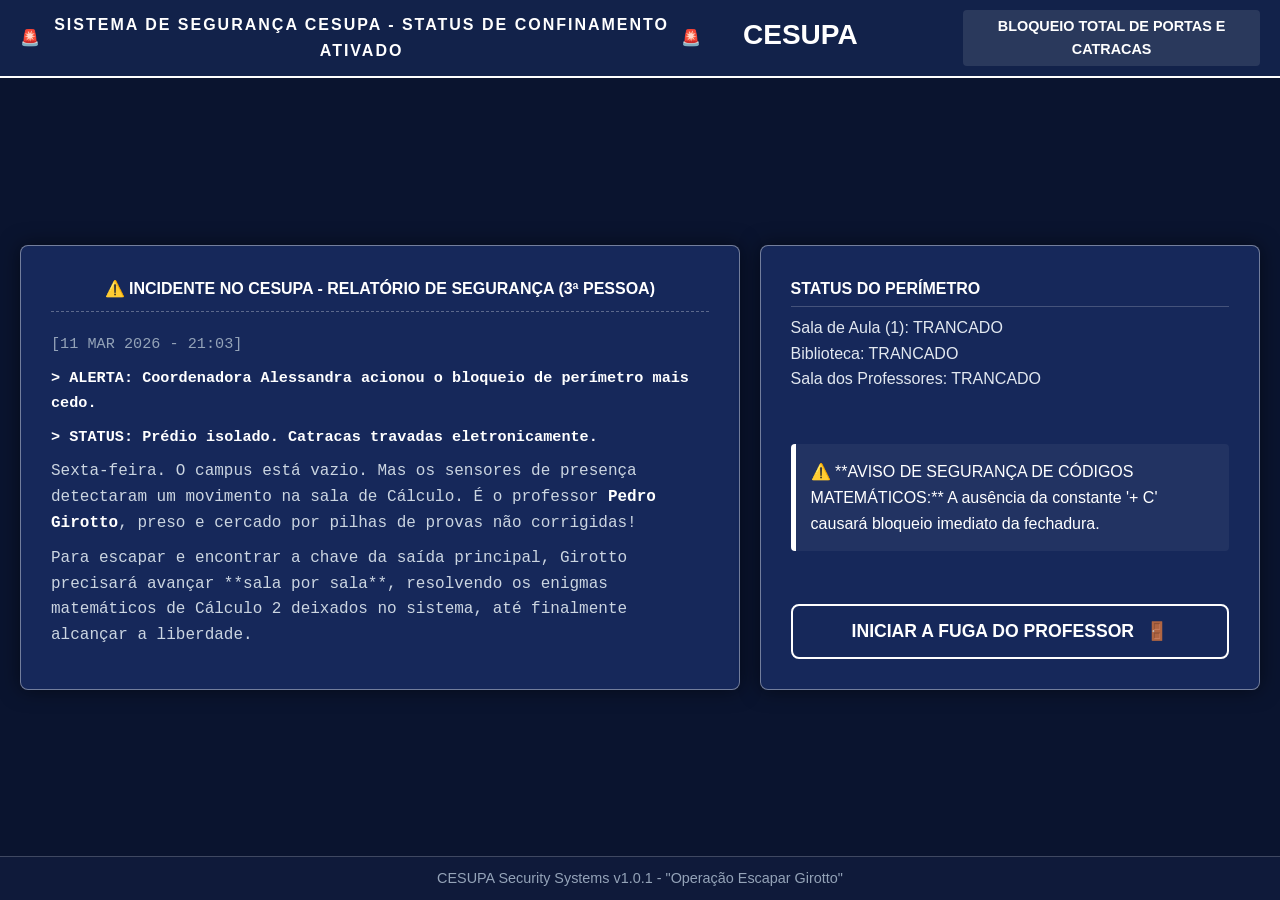
<file: index.html>
<!DOCTYPE html>
<html lang="pt-BR">
<head>
    <meta charset="UTF-8">
    <meta name="viewport" content="width=device-width, initial-scale=1.0">
    <title>Escape Room CESUPA: A Fuga de Girotto</title>
    
    <link rel="stylesheet" href="css/style.css">
    <link rel="stylesheet" href="css/index.css">
</head>
<body>

    <main class="full-screen-container">
        
        <header class="barra-alerta">
            <div class="header-content">
                <div class="alerta-pulsante">
                    <span class="icon">🚨</span> 
                    SISTEMA DE SEGURANÇA CESUPA - STATUS DE CONFINAMENTO ATIVADO
                    <span class="icon">🚨</span>
                </div>
                <div class="cesupa-logo-header">
                    <svg class="logo-svg" viewBox="0 0 100 20" xmlns="http://www.w3.org/2000/svg">
                        <text x="5" y="15" font-family="Arial, sans-serif" font-size="14" font-weight="bold" fill="#ffffff">CESUPA</text>
                        </svg>
                </div>
                <div class="system-status">
                    BLOQUEIO TOTAL DE PORTAS E CATRACAS
                </div>
            </div>
        </header>

        <section class="conteudo-principal">
            
            <div class="painel-flex-preenchido">
                <div class="painel-log terminal-box">
                    <div class="alerta-pulsante-text">
                        ⚠️ INCIDENTE NO CESUPA - RELATÓRIO DE SEGURANÇA (3ª PESSOA)
                    </div>
                    
                    <div class="logs-seguranca history-box">
                        <p class="log-entry timestamp">[11 MAR 2026 - 21:03]</p>
                        <p class="log-entry system">> ALERTA: Coordenadora Alessandra acionou o bloqueio de perímetro mais cedo.</p>
                        <p class="log-entry system">> STATUS: Prédio isolado. Catracas travadas eletronicamente.</p>
                        
                        <p class="log-entry mission story-p">Sexta-feira. O campus está vazio. Mas os sensores de presença detectaram um movimento na sala de Cálculo. É o professor <strong>Pedro Girotto</strong>, preso e cercado por pilhas de provas não corrigidas!</p>
                        <p class="log-entry mission story-p">Para escapar e encontrar a chave da saída principal, Girotto precisará avançar **sala por sala**, resolvendo os enigmas matemáticos de Cálculo 2 deixados no sistema, até finalmente alcançar a liberdade.</p>
                    </div>
                </div>

                <div class="painel-controle terminal-box">
                    <div class="status-widgets widgets-box">
                        <div class="widget">
                            <h4 class="widget-title">STATUS DO PERÍMETRO</h4>
                            <p class="widget-p">Sala de Aula (1): TRANCADO</p>
                            <p class="widget-p">Biblioteca: TRANCADO</p>
                            <p class="widget-p">Sala dos Professores: TRANCADO</p>
                        </div>
                    </div>

                    <div class="regras-emergencia rules-box">
                        <p class="regra-p">⚠️ **AVISO DE SEGURANÇA DE CÓDIGOS MATEMÁTICOS:** A ausência da constante '+ C' causará bloqueio imediato da fechadura.</p>
                    </div>

                    <div class="botoes-acao container-btn">
                        <button id="btn-iniciar" class="btn-resgate btn-acao">
                            <span class="btn-text">INICIAR A FUGA DO PROFESSOR </span>
                            <span class="btn-icon">🚪</span>
                        </button>
                    </div>
                </div>
            </div>

        </section>

        <footer class="barra-footer">
            CESUPA Security Systems v1.0.1 - "Operação Escapar Girotto"
        </footer>

    </main>

    <script src="js/index.js"></script>
</body>
</html>
</file>
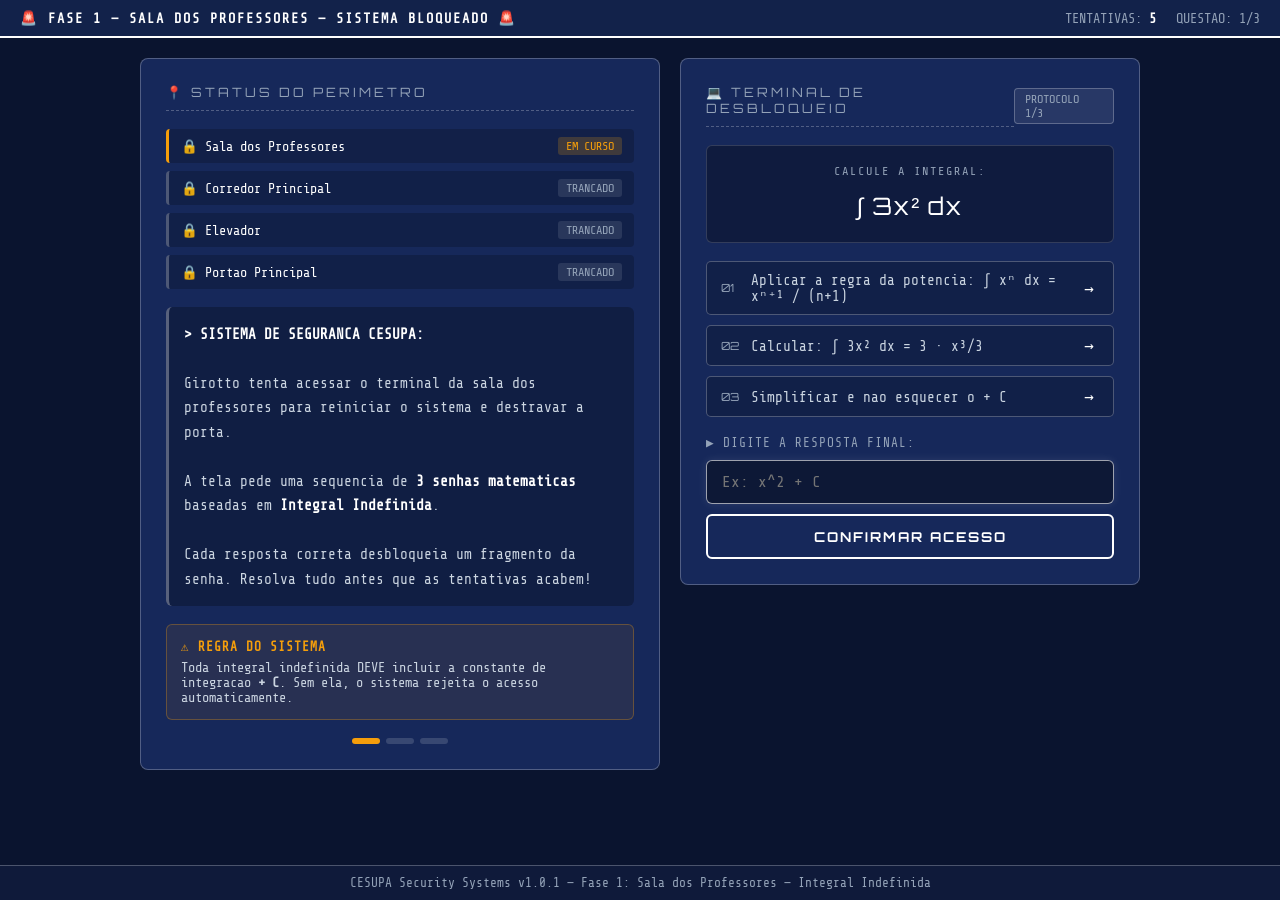
<file: pages/fase1.html>
<!DOCTYPE html>
<html lang="pt-BR">
<head>
    <meta charset="UTF-8">
    <meta name="viewport" content="width=device-width, initial-scale=1.0">
    <title>Fase 1 - Sala dos Professores | A Fuga de Girotto</title>
    <link rel="preconnect" href="https://fonts.googleapis.com">
    <link href="https://fonts.googleapis.com/css2?family=Share+Tech+Mono&family=Orbitron:wght@400;700;900&display=swap" rel="stylesheet">
    <style>
        :root {
            --azul-escuro: #0A142F;
            --azul-medio: #12224A;
            --azul-painel: #16285A;
            --branco: #ffffff;
            --cinza-texto: #CBD5E1;
            --cinza-dim: #94A3B8;
            --verde-ok: #22c55e;
            --vermelho-erro: #ef4444;
            --amarelo-aviso: #f59e0b;
            --borda: rgba(255,255,255,0.25);
        }
        * { margin: 0; padding: 0; box-sizing: border-box; }
        html, body {
            background-color: var(--azul-escuro);
            color: var(--branco);
            font-family: 'Share Tech Mono', monospace;
            min-height: 100vh;
            display: flex;
            flex-direction: column;
        }
        .header {
            background-color: var(--azul-medio);
            border-bottom: 2px solid var(--branco);
            padding: 10px 20px;
            display: flex;
            justify-content: space-between;
            align-items: center;
        }
        .header-alerta {
            font-weight: bold;
            letter-spacing: 2px;
            font-size: 0.85rem;
            animation: pisca 1.5s infinite;
        }
        @keyframes pisca { 0%,100%{opacity:1} 50%{opacity:0.4} }
        .header-info { display:flex; gap:20px; align-items:center; font-size:0.85rem; color:var(--cinza-dim); }
        .tentativas-display { color:var(--branco); font-weight:bold; }
        .tentativas-display.aviso { color:var(--amarelo-aviso); }
        .tentativas-display.critico { color:var(--vermelho-erro); animation:pisca 0.8s infinite; }
        main { flex:1; display:flex; justify-content:center; align-items:flex-start; padding:20px; gap:20px; }
        .painel-narrativa {
            flex:1.1; background:var(--azul-painel); border:1px solid var(--borda);
            border-radius:8px; padding:25px; display:flex; flex-direction:column; gap:18px; max-width:520px;
        }
        .painel-titulo { font-family:'Orbitron',sans-serif; font-size:0.8rem; color:var(--cinza-dim); text-transform:uppercase; letter-spacing:3px; border-bottom:1px dashed var(--borda); padding-bottom:10px; }
        .sala-status { display:flex; flex-direction:column; gap:8px; }
        .sala-item { display:flex; justify-content:space-between; align-items:center; padding:8px 12px; background:rgba(0,0,0,0.2); border-radius:4px; border-left:3px solid var(--borda); font-size:0.85rem; }
        .sala-item.ativo { border-left-color:var(--amarelo-aviso); }
        .sala-item.liberado { border-left-color:var(--verde-ok); }
        .status-badge { font-size:0.75rem; padding:2px 8px; border-radius:3px; background:rgba(255,255,255,0.1); color:var(--cinza-dim); }
        .status-badge.ativo { background:rgba(245,158,11,0.2); color:var(--amarelo-aviso); }
        .status-badge.liberado { background:rgba(34,197,94,0.2); color:var(--verde-ok); }
        .narrativa-box { background:rgba(0,0,0,0.25); border-radius:6px; padding:15px; font-size:0.9rem; line-height:1.7; color:var(--cinza-texto); border-left:3px solid rgba(255,255,255,0.3); }
        .narrativa-box strong { color:var(--branco); }
        .dica-box { background:rgba(245,158,11,0.08); border:1px solid rgba(245,158,11,0.3); border-radius:6px; padding:14px; font-size:0.85rem; color:var(--cinza-texto); }
        .dica-box .dica-titulo { color:var(--amarelo-aviso); font-weight:bold; margin-bottom:6px; font-size:0.8rem; text-transform:uppercase; letter-spacing:1px; }
        .painel-terminal { flex:1; background:var(--azul-painel); border:1px solid var(--borda); border-radius:8px; padding:25px; display:flex; flex-direction:column; gap:18px; max-width:460px; }
        .enunciado-box { background:rgba(0,0,0,0.3); border:1px solid rgba(255,255,255,0.15); border-radius:6px; padding:18px; text-align:center; }
        .enunciado-label { font-size:0.75rem; color:var(--cinza-dim); text-transform:uppercase; letter-spacing:2px; margin-bottom:10px; }
        .enunciado-integral { font-size:1.5rem; color:var(--branco); font-family:'Orbitron',sans-serif; letter-spacing:1px; line-height:1.5; }
        .passos-box { display:flex; flex-direction:column; gap:10px; }
        .passo { display:flex; align-items:center; gap:10px; padding:10px 14px; background:rgba(0,0,0,0.2); border-radius:5px; border:1px solid var(--borda); transition:border-color 0.3s; }
        .passo.correto { border-color:var(--verde-ok); background:rgba(34,197,94,0.05); }
        .passo.errado { border-color:var(--vermelho-erro); background:rgba(239,68,68,0.05); }
        .passo-num { font-family:'Orbitron',sans-serif; font-size:0.7rem; color:var(--cinza-dim); min-width:20px; }
        .passo-texto { flex:1; font-size:0.9rem; color:var(--cinza-texto); }
        .passo-icone { font-size:1rem; min-width:20px; text-align:center; }
        .input-area { display:flex; flex-direction:column; gap:10px; }
        .input-label { font-size:0.8rem; color:var(--cinza-dim); text-transform:uppercase; letter-spacing:1px; }
        .input-resposta { background:rgba(0,0,0,0.4); border:1px solid var(--borda); border-radius:6px; color:var(--branco); font-family:'Share Tech Mono',monospace; font-size:1rem; padding:12px 15px; outline:none; transition:border-color 0.3s, box-shadow 0.3s; width:100%; }
        .input-resposta:focus { border-color:rgba(255,255,255,0.6); box-shadow:0 0 10px rgba(255,255,255,0.1); }
        .input-resposta.correto { border-color:var(--verde-ok); box-shadow:0 0 10px rgba(34,197,94,0.2); }
        .input-resposta.errado { border-color:var(--vermelho-erro); box-shadow:0 0 10px rgba(239,68,68,0.2); animation:shake 0.4s ease; }
        @keyframes shake { 0%,100%{transform:translateX(0)} 25%{transform:translateX(-6px)} 75%{transform:translateX(6px)} }
        .btn-confirmar { background:transparent; border:2px solid var(--branco); color:var(--branco); font-family:'Orbitron',sans-serif; font-size:0.85rem; font-weight:700; padding:12px; border-radius:6px; cursor:pointer; letter-spacing:2px; transition:all 0.3s; width:100%; }
        .btn-confirmar:hover { background:var(--branco); color:var(--azul-escuro); box-shadow:0 0 15px rgba(255,255,255,0.3); }
        .btn-confirmar:disabled { opacity:0.4; cursor:not-allowed; }
        .feedback-box { padding:12px 15px; border-radius:6px; font-size:0.9rem; text-align:center; font-weight:bold; display:none; letter-spacing:1px; }
        .feedback-box.ok { display:block; background:rgba(34,197,94,0.15); border:1px solid var(--verde-ok); color:var(--verde-ok); }
        .feedback-box.erro { display:block; background:rgba(239,68,68,0.15); border:1px solid var(--vermelho-erro); color:var(--vermelho-erro); }
        .progresso-bar { display:flex; gap:6px; justify-content:center; }
        .prog-dot { width:28px; height:6px; border-radius:3px; background:rgba(255,255,255,0.15); transition:background 0.4s; }
        .prog-dot.ativo { background:var(--amarelo-aviso); }
        .prog-dot.concluido { background:var(--verde-ok); }
        .overlay { display:none; position:fixed; inset:0; background:rgba(0,0,0,0.85); justify-content:center; align-items:center; z-index:100; }
        .overlay.ativo { display:flex; }
        .overlay-card { background:var(--azul-painel); border:2px solid var(--verde-ok); border-radius:12px; padding:40px 50px; text-align:center; max-width:420px; box-shadow:0 0 40px rgba(34,197,94,0.3); animation:surgir 0.5s ease; }
        .overlay-card.derrota { border-color:var(--vermelho-erro); box-shadow:0 0 40px rgba(239,68,68,0.3); }
        @keyframes surgir { from{transform:scale(0.8);opacity:0} to{transform:scale(1);opacity:1} }
        .overlay-icone { font-size:3rem; margin-bottom:15px; }
        .overlay-titulo { font-family:'Orbitron',sans-serif; font-size:1.2rem; font-weight:900; letter-spacing:2px; margin-bottom:12px; }
        .overlay-texto { color:var(--cinza-texto); font-size:0.9rem; line-height:1.6; margin-bottom:25px; }
        .btn-proximo { background:var(--verde-ok); border:none; color:#000; font-family:'Orbitron',sans-serif; font-weight:700; font-size:0.85rem; padding:13px 30px; border-radius:6px; cursor:pointer; letter-spacing:2px; transition:all 0.3s; }
        .btn-proximo:hover { box-shadow:0 0 20px rgba(34,197,94,0.5); transform:scale(1.03); }
        .btn-reiniciar { background:var(--vermelho-erro); border:none; color:var(--branco); font-family:'Orbitron',sans-serif; font-weight:700; font-size:0.85rem; padding:13px 30px; border-radius:6px; cursor:pointer; letter-spacing:2px; transition:all 0.3s; }
        .btn-reiniciar:hover { box-shadow:0 0 20px rgba(239,68,68,0.5); transform:scale(1.03); }
        footer { background:#0F1A3A; color:var(--cinza-dim); text-align:center; padding:10px; font-size:0.8rem; border-top:1px solid var(--borda); }
        .questao-header { display:flex; justify-content:space-between; align-items:center; }
        .questao-num-badge { background:rgba(255,255,255,0.08); border:1px solid var(--borda); padding:3px 10px; border-radius:4px; font-size:0.75rem; color:var(--cinza-dim); }
        .widget-p { font-size:0.85rem; color:var(--cinza-texto); margin-bottom:4px; }
    </style>
</head>
<body>

<header class="header">
    <div class="header-alerta">&#128680; FASE 1 &mdash; SALA DOS PROFESSORES &mdash; SISTEMA BLOQUEADO &#128680;</div>
    <div class="header-info">
        <span>TENTATIVAS: <span class="tentativas-display" id="tentativas-display">5</span></span>
        <span>QUESTAO: <span id="questao-atual-display">1</span>/3</span>
    </div>
</header>

<main>
    <aside class="painel-narrativa">
        <div class="painel-titulo">&#128205; STATUS DO PERIMETRO</div>
        <div class="sala-status">
            <div class="sala-item ativo">
                <span>&#128274; Sala dos Professores</span>
                <span class="status-badge ativo">EM CURSO</span>
            </div>
            <div class="sala-item">
                <span>&#128274; Corredor Principal</span>
                <span class="status-badge">TRANCADO</span>
            </div>
            <div class="sala-item">
                <span>&#128274; Elevador</span>
                <span class="status-badge">TRANCADO</span>
            </div>
            <div class="sala-item">
                <span>&#128274; Portao Principal</span>
                <span class="status-badge">TRANCADO</span>
            </div>
        </div>
        <div class="narrativa-box">
            <strong>&gt; SISTEMA DE SEGURANCA CESUPA:</strong><br><br>
            Girotto tenta acessar o terminal da sala dos professores para reiniciar o sistema e destravar a porta.<br><br>
            A tela pede uma sequencia de <strong>3 senhas matematicas</strong> baseadas em <strong>Integral Indefinida</strong>.<br><br>
            Cada resposta correta desbloqueia um fragmento da senha. Resolva tudo antes que as tentativas acabem!
        </div>
        <div class="dica-box">
            <div class="dica-titulo">&#9888;&#65039; Regra do Sistema</div>
            Toda integral indefinida DEVE incluir a constante de integracao <strong>+ C</strong>. Sem ela, o sistema rejeita o acesso automaticamente.
        </div>
        <div class="progresso-bar" id="progresso-bar">
            <div class="prog-dot ativo" id="dot-0"></div>
            <div class="prog-dot" id="dot-1"></div>
            <div class="prog-dot" id="dot-2"></div>
        </div>
    </aside>

    <section class="painel-terminal">
        <div class="questao-header">
            <div class="painel-titulo">&#128187; TERMINAL DE DESBLOQUEIO</div>
            <div class="questao-num-badge" id="questao-badge">PROTOCOLO 1/3</div>
        </div>
        <div class="enunciado-box">
            <div class="enunciado-label">Calcule a integral:</div>
            <div class="enunciado-integral" id="enunciado-integral"></div>
        </div>
        <div class="passos-box" id="passos-box"></div>
        <div class="input-area">
            <div class="input-label">&#9654; Digite a resposta final:</div>
            <input type="text" class="input-resposta" id="input-resposta" placeholder="Ex: x^2 + C" autocomplete="off" spellcheck="false"/>
            <div class="feedback-box" id="feedback-box"></div>
            <button class="btn-confirmar" id="btn-confirmar">CONFIRMAR ACESSO</button>
        </div>
    </section>
</main>

<div class="overlay" id="overlay-vitoria">
    <div class="overlay-card">
        <div class="overlay-icone">&#128275;</div>
        <div class="overlay-titulo" style="color:var(--verde-ok)">ACESSO LIBERADO</div>
        <div class="overlay-texto">
            Senha confirmada com sucesso!<br>
            <strong>Porta da Sala dos Professores desbloqueada.</strong><br><br>
            Girotto avanca para o corredor principal...
        </div>
        <button class="btn-proximo" id="btn-proximo">AVANCAR PARA FASE 2 &#9654;</button>
    </div>
</div>

<div class="overlay" id="overlay-derrota">
    <div class="overlay-card derrota">
        <div class="overlay-icone">&#128274;</div>
        <div class="overlay-titulo" style="color:var(--vermelho-erro)">SISTEMA BLOQUEADO</div>
        <div class="overlay-texto">
            Tentativas esgotadas!<br>
            <strong>O sistema entrou em modo de bloqueio total.</strong><br><br>
            Girotto precisara reiniciar o protocolo de acesso.
        </div>
        <button class="btn-reiniciar" onclick="reiniciarFase()">&#8635; REINICIAR FASE 1</button>
    </div>
</div>

<footer>
    CESUPA Security Systems v1.0.1 &mdash; Fase 1: Sala dos Professores &mdash; Integral Indefinida
</footer>

<script>
const questoes = [
    {
        enunciado: "&#8747; 3x&#178; dx",
        passos: [
            "Aplicar a regra da potencia: &#8747; x&#8319; dx = x&#8319;&#8314;&#185; / (n+1)",
            "Calcular: &#8747; 3x&#178; dx = 3 &middot; x&#179;/3",
            "Simplificar e nao esquecer o + C"
        ],
        respostas: ["x3+c","x^3+c","x3 + c","x^3 + c"],
        gabarito: "x&#179; + C"
    },
    {
        enunciado: "&#8747; 4x&#179; dx",
        passos: [
            "Aplicar a regra da potencia: &#8747; x&#8319; dx = x&#8319;&#8314;&#185; / (n+1)",
            "Calcular: &#8747; 4x&#179; dx = 4 &middot; x&#8308;/4",
            "Simplificar e nao esquecer o + C"
        ],
        respostas: ["x4+c","x^4+c","x4 + c","x^4 + c"],
        gabarito: "x&#8308; + C"
    },
    {
        enunciado: "&#8747; (2x + 5) dx",
        passos: [
            "Separar: &#8747; 2x dx + &#8747; 5 dx",
            "Integrar cada termo: x&#178; + 5x",
            "Somar e nao esquecer o + C"
        ],
        respostas: ["x2+5x+c","x^2+5x+c","x2 + 5x + c","x^2 + 5x + c"],
        gabarito: "x&#178; + 5x + C"
    }
];

let questaoAtual = 0;
let tentativasRestantes = 5;

function inicializarQuestao() {
    const q = questoes[questaoAtual];
    document.getElementById("enunciado-integral").innerHTML = q.enunciado;
    const passosBox = document.getElementById("passos-box");
    passosBox.innerHTML = "";
    q.passos.forEach((passo, i) => {
        const div = document.createElement("div");
        div.className = "passo";
        div.id = "passo-" + i;
        div.innerHTML = '<span class="passo-num">0' + (i+1) + '</span><span class="passo-texto">' + passo + '</span><span class="passo-icone">&rarr;</span>';
        passosBox.appendChild(div);
    });
    document.getElementById("questao-badge").textContent = "PROTOCOLO " + (questaoAtual+1) + "/3";
    document.getElementById("questao-atual-display").textContent = questaoAtual + 1;
    const input = document.getElementById("input-resposta");
    input.value = "";
    input.className = "input-resposta";
    input.disabled = false;
    const fb = document.getElementById("feedback-box");
    fb.className = "feedback-box";
    fb.textContent = "";
    document.getElementById("btn-confirmar").disabled = false;
    atualizarProgresso();
    setTimeout(() => input.focus(), 100);
}

function atualizarProgresso() {
    for (let i = 0; i < 3; i++) {
        const dot = document.getElementById("dot-" + i);
        if (!dot) continue;
        dot.className = "prog-dot";
        if (i < questaoAtual) dot.classList.add("concluido");
        else if (i === questaoAtual) dot.classList.add("ativo");
    }
}

function normalizarResposta(r) {
    return r.toLowerCase().replace(/\s/g, "").replace(/[²]/g,"2").replace(/[³]/g,"3").replace(/[⁴]/g,"4");
}

document.getElementById("btn-confirmar").addEventListener("click", verificarResposta);
document.getElementById("input-resposta").addEventListener("keydown", function(e) {
    if (e.key === "Enter") verificarResposta();
});

function verificarResposta() {
    const input = document.getElementById("input-resposta");
    const fb = document.getElementById("feedback-box");
    const btn = document.getElementById("btn-confirmar");
    const resposta = normalizarResposta(input.value.trim());
    if (!resposta) return;

    const q = questoes[questaoAtual];
    const temC = resposta.includes("+c");
    const correto = temC && q.respostas.some(function(r) { return normalizarResposta(r) === resposta; });

    if (!temC) {
        input.className = "input-resposta errado";
        fb.className = "feedback-box erro";
        fb.textContent = "ACESSO NEGADO - Constante + C ausente! O sistema exige a solucao completa.";
        tentativasRestantes--;
        atualizarTentativas();
        marcarPassoErrado(2);
        if (tentativasRestantes <= 0) mostrarDerrota();
        return;
    }

    if (correto) {
        input.className = "input-resposta correto";
        fb.className = "feedback-box ok";
        fb.textContent = "SENHA " + (questaoAtual+1) + " CONFIRMADA - Fragmento " + (questaoAtual+1) + "/3 desbloqueado!";
        btn.disabled = true;
        for (let i = 0; i < q.passos.length; i++) {
            (function(idx) {
                setTimeout(function() {
                    const p = document.getElementById("passo-" + idx);
                    if (p) { p.className = "passo correto"; p.querySelector('.passo-icone').innerHTML = "&#10003;"; }
                }, idx * 200);
            })(i);
        }
        setTimeout(function() {
            questaoAtual++;
            if (questaoAtual >= questoes.length) mostrarVitoria();
            else inicializarQuestao();
        }, 1800);
    } else {
        input.className = "input-resposta errado";
        fb.className = "feedback-box erro";
        fb.textContent = "ACESSO NEGADO - Resultado incorreto. Verifique o calculo.";
        tentativasRestantes--;
        atualizarTentativas();
        marcarPassoErrado(1);
        if (tentativasRestantes <= 0) mostrarDerrota();
    }
}

function marcarPassoErrado(idx) {
    const p = document.getElementById("passo-" + idx);
    if (p) {
        p.className = "passo errado";
        p.querySelector('.passo-icone').innerHTML = "&#10007;";
        setTimeout(function() {
            if (p.className.includes("errado")) {
                p.className = "passo";
                p.querySelector('.passo-icone').innerHTML = "&rarr;";
            }
        }, 1500);
    }
}

function atualizarTentativas() {
    const el = document.getElementById("tentativas-display");
    el.textContent = tentativasRestantes;
    el.className = "tentativas-display";
    if (tentativasRestantes <= 2) el.classList.add("critico");
    else if (tentativasRestantes <= 3) el.classList.add("aviso");
}

function mostrarVitoria() { document.getElementById("overlay-vitoria").classList.add("ativo"); }
function mostrarDerrota() { document.getElementById("overlay-derrota").classList.add("ativo"); }

document.getElementById("btn-proximo").addEventListener("click", function() {
    window.location.href = "../index.html";
});

function reiniciarFase() {
    questaoAtual = 0;
    tentativasRestantes = 5;
    atualizarTentativas();
    document.getElementById("overlay-derrota").classList.remove("ativo");
    inicializarQuestao();
}

inicializarQuestao();
</script>
</body>
</html>
</file>
<file: css/style.css>
/* style.css */

* {
    margin: 0;
    padding: 0;
    box-sizing: border-box;
}

html {
    background-color: #0A142F !important; /* Azul Marinho do CESUPA infinito */
    height: 100%;
}

body {
    background-color: #0A142F !important;
    color: #E2E8F0;
    font-family: Arial, sans-serif;
    line-height: 1.6;
    min-height: 100vh;
    display: flex;
    flex-direction: column;
}

.full-screen-container {
    display: flex;
    flex-direction: column;
    flex: 1; /* Faz o container preencher o espaço disponível do body */
}

strong {
    color: #FFFFFF;
}
</file>
<file: css/index.css>
/* css/index.css */

/* --- HEADER (Faixa Superior) --- */
.barra-alerta {
    background-color: #12224A; /* Azul Marinho médio */
    color: #ffffff;
    padding: 10px 0;
    text-align: center;
    border-bottom: 2px solid #ffffff; /* Borda branca separadora */
    z-index: 10;
}

.header-content {
    display: flex;
    justify-content: center;
    align-items: center;
    gap: 30px;
    padding: 0 20px;
}

.alerta-pulsante {
    display: inline-flex;
    align-items: center;
    gap: 10px;
    font-weight: bold;
    letter-spacing: 2px;
}

.cesupa-logo-header .logo-svg { height: 40px; width: auto; }

.system-status {
    color: #ffffff;
    font-size: 0.9rem;
    font-weight: bold;
    background: rgba(255, 255, 255, 0.1);
    padding: 5px 10px;
    border-radius: 4px;
}

/* --- MAIN (Conteúdo Central) --- */
.conteudo-principal {
    flex: 1; 
    display: flex;
    justify-content: center;
    align-items: center; /* ISSO AQUI FAZ A MÁGICA DE NÃO ESTICAR */
    padding: 20px;
}

/* Limita a largura para não deformar no zoom out */
.painel-flex-preenchido {
    display: flex;
    gap: 20px;
    width: 100%;
    max-width: 1400px; /* Impede que estique demais */
    margin: 0 auto;
}

.terminal-box {
    background-color: #16285A; /* Azul Marinho das caixas */
    border: 1px solid rgba(255, 255, 255, 0.4); /* Borda branca sutil */
    border-radius: 8px;
    padding: 30px;
    box-shadow: 0 0 20px rgba(0, 0, 0, 0.5);
    display: flex;
    flex-direction: column;
}

.painel-log { flex: 1.2; }
.painel-controle { flex: 0.8; justify-content: space-between; }

.alerta-pulsante-text {
    color: #ffffff;
    font-weight: bold;
    margin-bottom: 20px;
    text-transform: uppercase;
    text-align: center;
    border-bottom: 1px dashed rgba(255, 255, 255, 0.3);
    padding-bottom: 10px;
}

.log-entry { margin-bottom: 10px; font-family: 'Courier New', monospace; font-size: 0.95rem; }
.log-entry.timestamp { color: #94A3B8; }
.log-entry.system { color: #ffffff; font-weight: bold; }
.log-entry.mission { font-size: 1rem; color: #CBD5E1; }

/* --- Widgets (Caixas menores na direita) --- */
.status-widgets { display: flex; flex-direction: column; gap: 15px; margin-bottom: 20px; }

.widget-title {
    font-size: 1rem;
    color: #ffffff;
    margin-bottom: 8px;
    text-transform: uppercase;
    font-weight: bold;
    border-bottom: 1px solid rgba(255, 255, 255, 0.2);
    padding-bottom: 5px;
}

.regras-emergencia {
    background-color: rgba(255, 255, 255, 0.05);
    border-left: 5px solid #ffffff;
    padding: 15px;
    margin-bottom: 20px;
    color: #ffffff;
    border-radius: 4px;
}

/* --- BOTÃO (Branco e Azul Marinho) --- */
.botoes-acao { display: flex; justify-content: center; }

.btn-resgate {
    background-color: transparent;
    color: #ffffff;
    border: 2px solid #ffffff;
    padding: 15px 30px;
    font-size: 1.1rem;
    font-weight: bold;
    cursor: pointer;
    border-radius: 8px;
    display: flex;
    align-items: center;
    justify-content: center;
    gap: 12px;
    transition: all 0.3s ease;
    width: 100%;
}

.btn-resgate:hover {
    background-color: #ffffff;
    color: #0A142F; /* Texto fica azul marinho ao passar o mouse */
    box-shadow: 0 0 15px rgba(255, 255, 255, 0.5);
}

/* --- FOOTER --- */
.barra-footer {
    background-color: #0F1A3A;
    color: #94A3B8;
    padding: 10px 0;
    text-align: center;
    font-size: 0.9rem;
    border-top: 1px solid rgba(255, 255, 255, 0.2);
}
</file>
